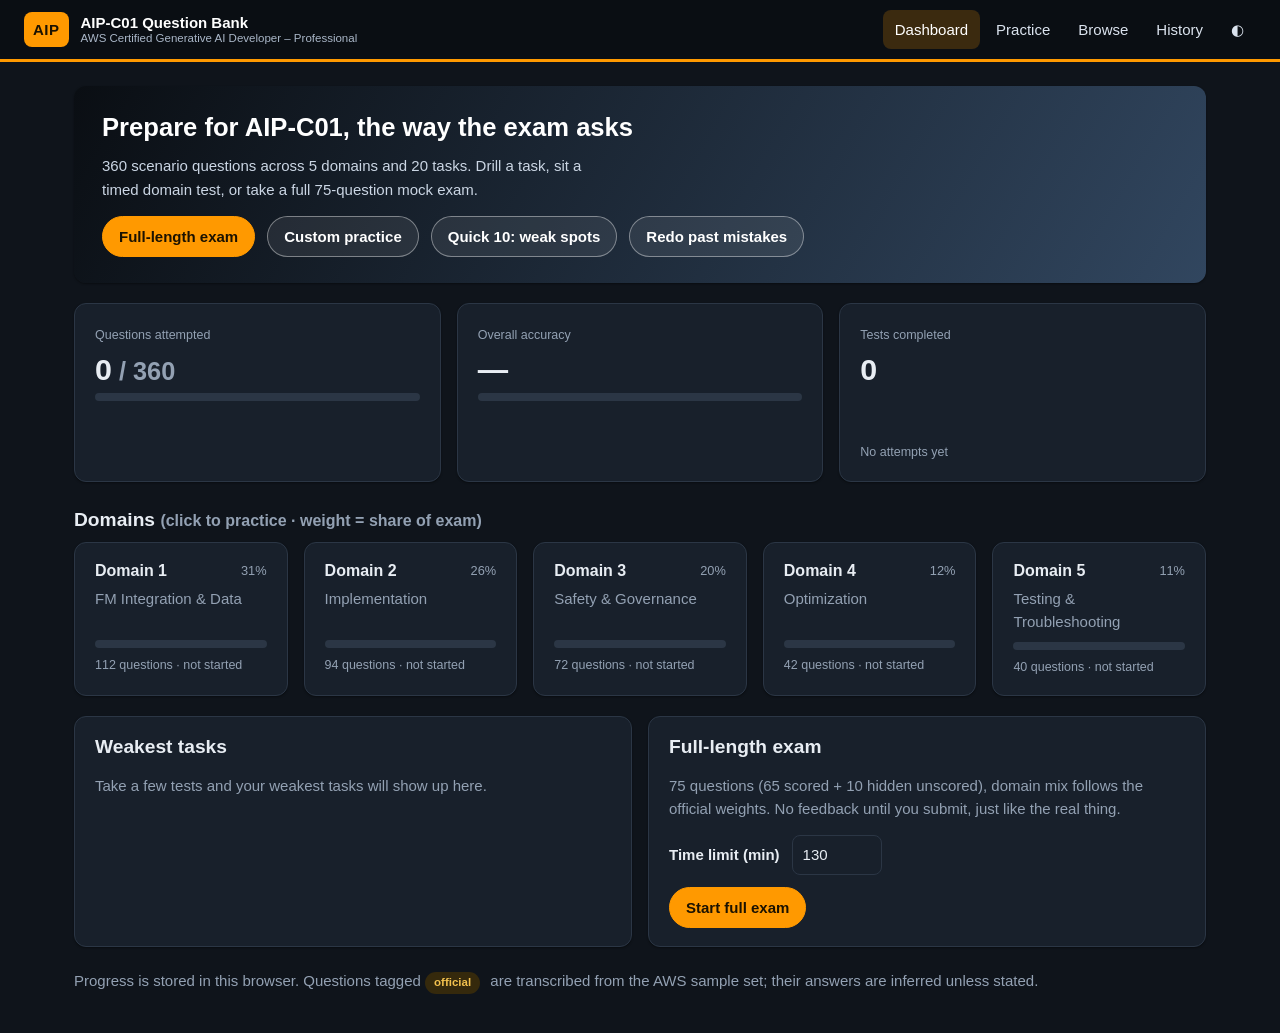
<file: docs/question-bank/index.html>
<!doctype html>
<html lang="en" data-theme="dark">
<head>
<meta charset="utf-8">
<meta name="viewport" content="width=device-width, initial-scale=1">
<title>AIP-C01 Question Bank</title>
<link rel="stylesheet" href="style.css">
</head>
<body>
<header class="topbar" id="topbar">
  <div class="brand" data-act="go" data-view="home">
    <span class="logo">AIP</span>
    <span class="brand-text"><b>AIP-C01 Question Bank</b><small>AWS Certified Generative AI Developer – Professional</small></span>
  </div>
  <nav class="topnav" id="topnav">
    <button data-act="go" data-view="home">Dashboard</button>
    <button data-act="go" data-view="setup">Practice</button>
    <button data-act="go" data-view="browse">Browse</button>
    <button data-act="go" data-view="history">History</button>
    <button data-act="theme" title="Toggle dark / light">◐</button>
  </nav>
</header>
<main id="app"></main>
<div id="modal" class="modal hidden"></div>

<script src="data/d1.js"></script>
<script src="data/d2.js"></script>
<script src="data/d3.js"></script>
<script src="data/d4.js"></script>
<script src="data/d5.js"></script>
<script src="data/d1b.js"></script>
<script src="data/d2b.js"></script>
<script src="data/d3b.js"></script>
<script src="data/d4b.js"></script>
<script src="data/d5b.js"></script>
<script src="data/n1a.js"></script>
<script src="data/n1b.js"></script>
<script src="data/n2a.js"></script>
<script src="data/n2b.js"></script>
<script src="data/n3.js"></script>
<script src="data/n4.js"></script>
<script src="data/n5.js"></script>
<script src="app.js"></script>
</body>
</html>
</file>
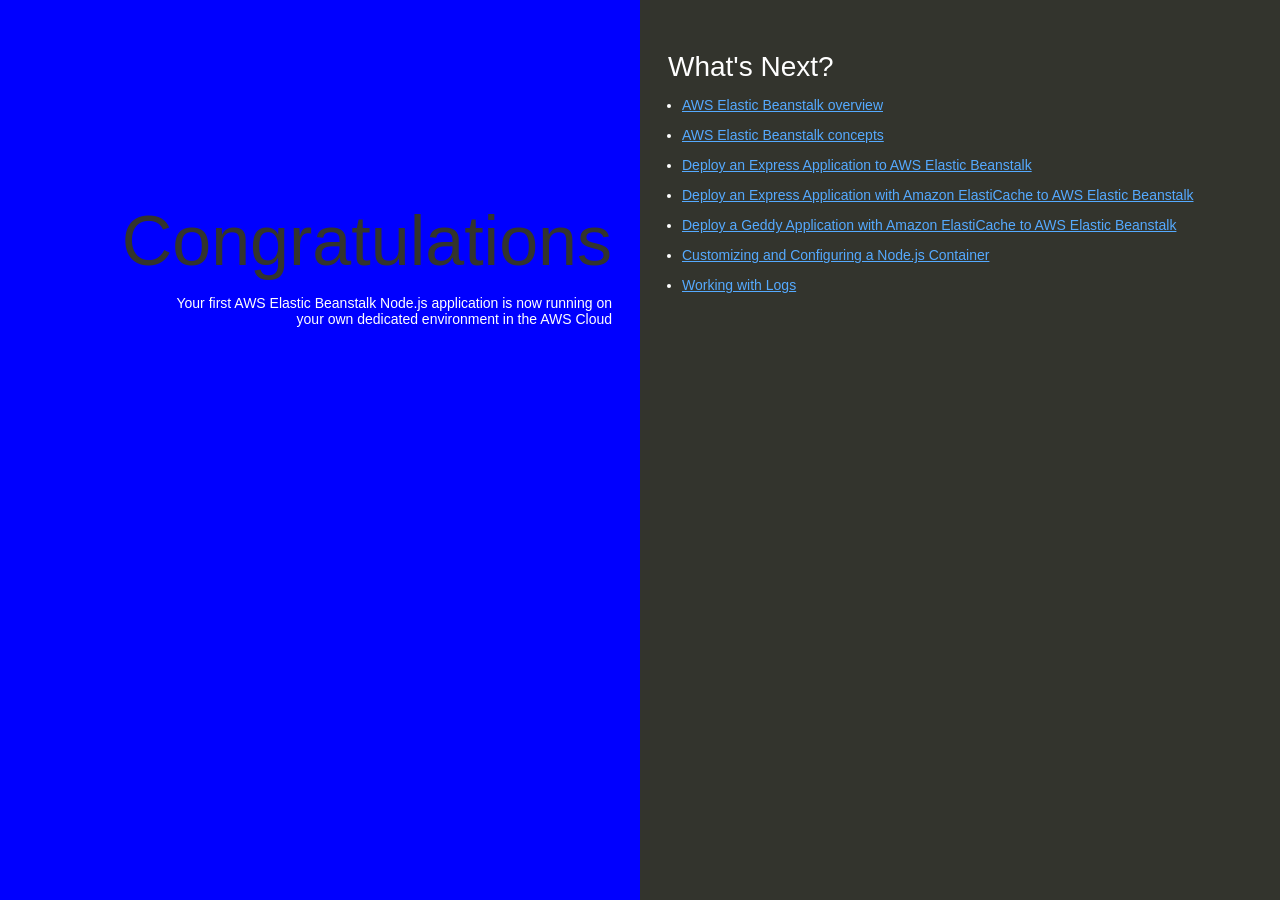
<file: docs/udemy_materials/FrankKane/source_codes/aws-cicd/nodejs-v2-blue/index.html>
<!DOCTYPE html>
<html>
  <head>
    <title>Elastic Beanstalk</title>
    <style>
      body {
        color: #ffffff;
        font-family: Arial, sans-serif;
        font-size:14px;
        -moz-transition-property: text-shadow;
        -moz-transition-duration: 4s;
        -webkit-transition-property: text-shadow;
        -webkit-transition-duration: 4s;
        text-shadow: none;
      }
      body.blurry {
        -moz-transition-property: text-shadow;
        -moz-transition-duration: 4s;
        -webkit-transition-property: text-shadow;
        -webkit-transition-duration: 4s;
        text-shadow: #fff 0px 0px 25px;
      }
      a {
        color: #55aaff;
      }
      .textColumn, .linksColumn {
        padding: 2em;
      }
      .textColumn {
        position: absolute;
        top: 0px;
        right: 50%;
        bottom: 0px;
        left: 0px;

        text-align: right;
        padding-top: 11em;
        background-color: blue;

      }
      .textColumn p {
        width: 75%;
        float:right;
      }
      .linksColumn {
        position: absolute;
        top:0px;
        right: 0px;
        bottom: 0px;
        left: 50%;

        background-color: #33342D;
      }

      h1 {
        color: #33342D;
        font-size: 500%;
        font-weight: normal;
        margin-bottom: 0em;
      }
      h2 {
        font-size: 200%;
        font-weight: normal;
        margin-bottom: 0em;
      }
      ul {
        padding-left: 1em;
        margin: 0px;
      }
      li {
        margin: 1em 0em;
      }
    </style>
  </head>
  <body>
    <div class="textColumn">
      <h1>Congratulations</h1>
      <p>Your first AWS Elastic Beanstalk Node.js application is now running on your own dedicated environment in the AWS Cloud</p>
    </div>
    <div class="linksColumn">
      <h2>What's Next?</h2>
      <ul>
        <li><a href="http://docs.aws.amazon.com/elasticbeanstalk/latest/dg/Welcome.html">AWS Elastic Beanstalk overview</a></li>
        <li><a href="http://docs.aws.amazon.com/elasticbeanstalk/latest/dg/concepts.html">AWS Elastic Beanstalk concepts</a></li>
        <li><a href="http://docs.aws.amazon.com/elasticbeanstalk/latest/dg/create_deploy_nodejs_express.html">Deploy an Express Application to AWS Elastic Beanstalk</a></li>
        <li><a href="http://docs.aws.amazon.com/elasticbeanstalk/latest/dg/create_deploy_nodejs_express_elasticache.html">Deploy an Express Application with Amazon ElastiCache to AWS Elastic Beanstalk</a></li>
        <li><a href="http://docs.aws.amazon.com/elasticbeanstalk/latest/dg/create_deploy_nodejs_geddy_elasticache.html">Deploy a Geddy Application with Amazon ElastiCache to AWS Elastic Beanstalk </a></li>
        <li><a href="http://docs.aws.amazon.com/elasticbeanstalk/latest/dg/create_deploy_nodejs_custom_container.html">Customizing and Configuring a Node.js Container </a></li>
        <li><a href="http://docs.aws.amazon.com/elasticbeanstalk/latest/dg/using-features.loggingS3.title.html">Working with Logs</a></li>
      </ul>
    </div>
  </body>
</html>
</file>
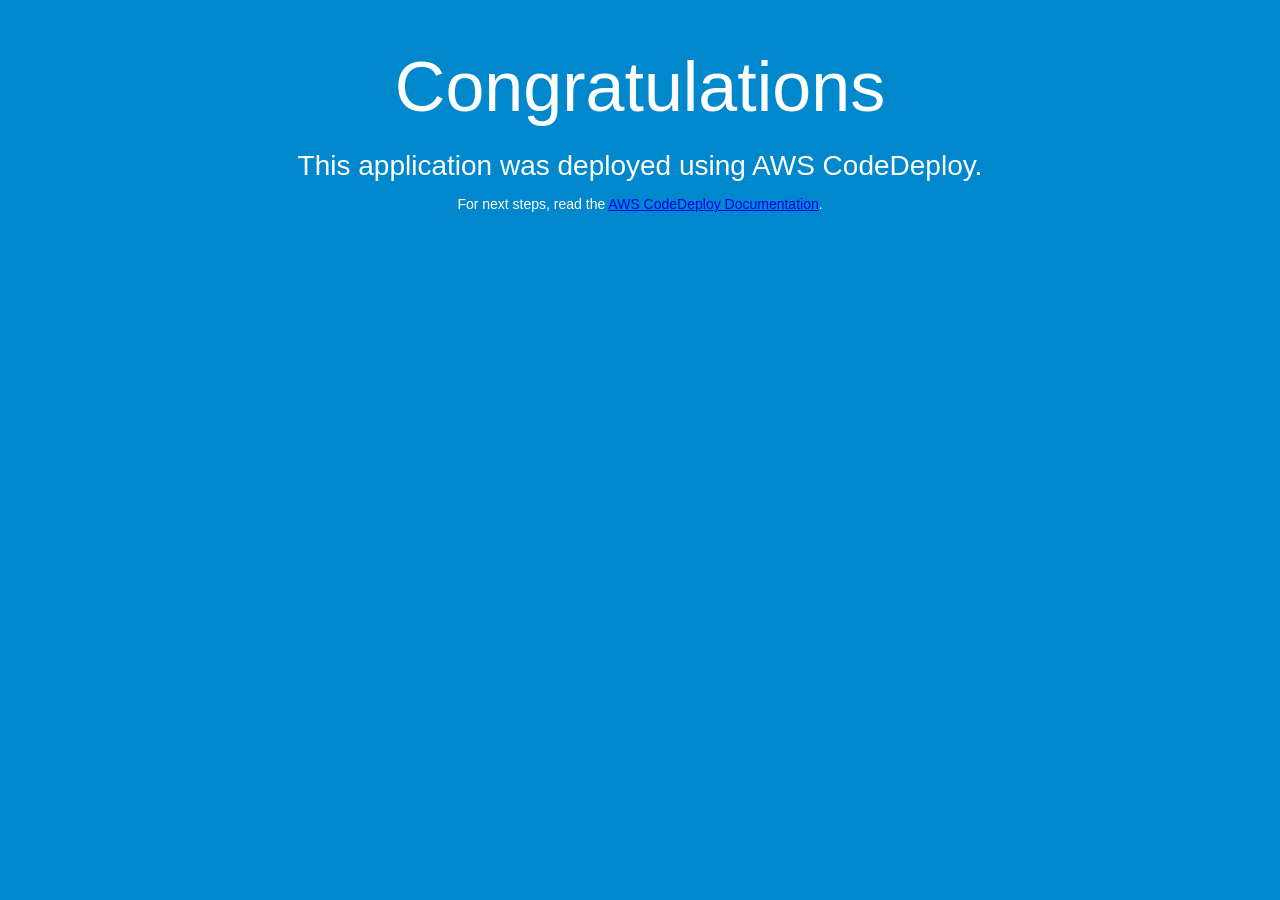
<file: docs/udemy_materials/FrankKane/source_codes/aws-cicd/codedeploy/SampleApp_Linux/index.html>
<!DOCTYPE html>
<html>
<head>
  <meta charset="utf-8">
  <title>Sample Deployment</title>
  <style>
    body {
      color: #ffffff;
      background-color: #0188cc;
      font-family: Arial, sans-serif;
      font-size: 14px;
    }
    
    h1 {
      font-size: 500%;
      font-weight: normal;
      margin-bottom: 0;
    }
    
    h2 {
      font-size: 200%;
      font-weight: normal;
      margin-bottom: 0;
    }
  </style>
</head>
<body>
  <div align="center">
    <h1>Congratulations</h1>
    <h2>This application was deployed using AWS CodeDeploy.</h2>
    <p>For next steps, read the <a href="http://aws.amazon.com/documentation/codedeploy">AWS CodeDeploy Documentation</a>.</p>
  </div>
</body>
</html>
</file>
<file: docs/question-bank/style.css>
:root{
  --bg:#f3f5f9; --card:#fff; --ink:#16191f; --muted:#5f6b7a; --line:#d5dbe3;
  --nav:#232f3e; --nav-ink:#fff; --accent:#ff9900; --accent-ink:#1b1200;
  --blue:#0972d3; --blue-soft:#e8f2fc; --ok:#037f0c; --ok-soft:#e6f6e8;
  --bad:#d91515; --bad-soft:#fdeaea; --warn:#8d6605; --warn-soft:#fff4d6;
  --shadow:0 1px 2px rgba(0,0,0,.06),0 4px 14px rgba(20,30,50,.06);
  --radius:12px;
}
[data-theme="dark"]{
  --bg:#0f141b; --card:#18202b; --ink:#e8edf3; --muted:#93a1b3; --line:#2b3645;
  --nav:#0a0e13; --blue:#4aa3ff; --blue-soft:#14283f; --ok:#4cd964; --ok-soft:#12301a;
  --bad:#ff6b6b; --bad-soft:#3a1a1a; --warn:#f2c14e; --warn-soft:#35290c;
  --shadow:0 1px 2px rgba(0,0,0,.4);
}
*{box-sizing:border-box}
html,body{margin:0}
body{background:var(--bg);color:var(--ink);font:15px/1.55 -apple-system,"Segoe UI",Roboto,"Amazon Ember",Helvetica,Arial,sans-serif}
h1,h2,h3{margin:0 0 .4em;line-height:1.25}
h1{font-size:1.6rem} h2{font-size:1.2rem} h3{font-size:1rem}
small,.muted{color:var(--muted)}
button{font:inherit;cursor:pointer}
code{background:var(--blue-soft);padding:1px 5px;border-radius:4px;font-size:.9em}
pre.code{background:#0b1017;color:#d6e2f0;border:1px solid var(--line);border-left:3px solid var(--accent);border-radius:8px;padding:12px 14px;margin:10px 0;overflow-x:auto;font:13px/1.5 ui-monospace,SFMono-Regular,Menlo,Consolas,monospace;white-space:pre}

/* top bar */
.topbar{background:var(--nav);color:var(--nav-ink);display:flex;align-items:center;justify-content:space-between;padding:10px 24px;position:sticky;top:0;z-index:20;border-bottom:3px solid var(--accent)}
.brand{display:flex;align-items:center;gap:12px;cursor:pointer}
.logo{background:var(--accent);color:var(--accent-ink);font-weight:800;border-radius:8px;padding:6px 9px;letter-spacing:.5px}
.brand-text{display:flex;flex-direction:column;line-height:1.2}
.brand-text small{color:#aab7c8;font-size:.72rem}
.topnav{display:flex;gap:4px}
.topnav button{background:none;border:0;color:#dbe3ee;padding:8px 12px;border-radius:8px}
.topnav button:hover{background:rgba(255,255,255,.1)}
.topnav button.active{background:rgba(255,153,0,.2);color:#fff}
.topbar.exam-mode .topnav{display:none}

main{max-width:1180px;margin:0 auto;padding:24px}
.grid{display:grid;gap:16px}
.cols-2{grid-template-columns:repeat(auto-fit,minmax(340px,1fr))}
.cols-3{grid-template-columns:repeat(auto-fit,minmax(250px,1fr))}
.cols-5{grid-template-columns:repeat(auto-fit,minmax(200px,1fr))}
.card{background:var(--card);border:1px solid var(--line);border-radius:var(--radius);padding:18px 20px;box-shadow:var(--shadow)}
.card.clickable{cursor:pointer;transition:transform .12s,border-color .12s}
.card.clickable:hover{transform:translateY(-2px);border-color:var(--accent)}
.row{display:flex;align-items:center;gap:12px;flex-wrap:wrap}
.spread{justify-content:space-between}
.hidden{display:none!important}

/* buttons */
.btn{border:1px solid var(--blue);background:var(--card);color:var(--blue);padding:8px 16px;border-radius:999px;font-weight:600}
.btn:hover{background:var(--blue-soft)}
.btn.primary{background:var(--accent);border-color:var(--accent);color:var(--accent-ink)}
.btn.primary:hover{filter:brightness(1.07)}
.btn.danger{border-color:var(--bad);color:var(--bad)}
.btn:disabled{opacity:.45;cursor:not-allowed}
.btn.small{padding:4px 12px;font-size:.85rem}

/* hero & stats */
.hero{background:linear-gradient(120deg,var(--nav),#31465f);color:#fff;border-radius:var(--radius);padding:26px 28px;margin-bottom:20px;box-shadow:var(--shadow)}
.hero p{color:#cbd6e4;margin:.2em 0 1em;max-width:62ch}
.hero .btn{background:rgba(255,255,255,.08);color:#fff;border-color:rgba(255,255,255,.4)}
.hero .btn.primary{background:var(--accent);color:var(--accent-ink);border-color:var(--accent)}
.stat{font-size:1.9rem;font-weight:700}
.bar{height:8px;background:var(--line);border-radius:99px;overflow:hidden}
.bar>i{display:block;height:100%;background:var(--blue);border-radius:99px}
.bar.ok>i{background:var(--ok)} .bar.bad>i{background:var(--bad)} .bar.warn>i{background:#e0a100}
.chip{display:inline-block;font-size:.72rem;font-weight:600;padding:2px 9px;border-radius:99px;background:var(--blue-soft);color:var(--blue);margin-right:6px}
.chip.official{background:var(--warn-soft);color:var(--warn)}
.chip.easy{background:var(--ok-soft);color:var(--ok)}
.chip.hard{background:var(--bad-soft);color:var(--bad)}
.banner{background:var(--warn-soft);border:1px solid var(--accent);border-radius:var(--radius);padding:14px 18px;margin-bottom:18px}
.section-title{margin:26px 0 10px}
.weight{float:right;color:var(--muted);font-size:.8rem}

/* setup */
.setup-grid{display:grid;grid-template-columns:1.2fr 1fr;gap:18px}
@media(max-width:860px){.setup-grid{grid-template-columns:1fr}}
.tree .dom{border-bottom:1px solid var(--line);padding:8px 0}
.tree label{display:flex;gap:8px;align-items:flex-start;cursor:pointer;padding:3px 0}
.tree .tasks{margin-left:26px}
.tree .cnt{margin-left:auto;color:var(--muted);font-size:.8rem;white-space:nowrap}
.field{margin:12px 0}
.field>label{display:block;font-weight:600;margin-bottom:4px}
input[type=number],input[type=text],select,textarea{font:inherit;background:var(--card);color:var(--ink);border:1px solid var(--line);border-radius:8px;padding:7px 10px;width:100%}
.seg{display:inline-flex;border:1px solid var(--line);border-radius:999px;overflow:hidden}
.seg button{background:var(--card);color:var(--ink);border:0;padding:7px 16px}
.seg button.on{background:var(--blue);color:#fff}
.opts label{display:inline-flex;gap:6px;align-items:center;margin-right:14px}

/* exam header / test */
.exam-head{background:var(--card);border:1px solid var(--line);border-radius:var(--radius);padding:10px 18px;display:flex;align-items:center;justify-content:space-between;gap:12px;margin-bottom:14px;position:sticky;top:62px;z-index:10;box-shadow:var(--shadow)}
.timer{font-variant-numeric:tabular-nums;font-weight:700;font-size:1.15rem;padding:4px 12px;border-radius:99px;background:var(--blue-soft);color:var(--blue)}
.timer.low{background:var(--bad-soft);color:var(--bad);animation:pulse 1s infinite}
@keyframes pulse{50%{opacity:.55}}
.test-layout{display:grid;grid-template-columns:1fr 250px;gap:16px;align-items:start}
@media(max-width:900px){.test-layout{grid-template-columns:1fr}}
.qcard{padding:24px 28px}
.qmeta{display:flex;justify-content:space-between;align-items:center;margin-bottom:12px;color:var(--muted);font-size:.9rem}
.stem{font-size:1.04rem;white-space:pre-wrap;margin-bottom:6px}
.pick-n{font-weight:700;margin:4px 0 14px}
.choice{display:flex;gap:12px;align-items:flex-start;border:1.5px solid var(--line);border-radius:12px;padding:12px 16px;margin:10px 0;cursor:pointer;background:var(--card);transition:border-color .1s,background .1s}
.choice:hover{border-color:var(--blue)}
.choice .mark{flex:none;width:20px;height:20px;border:2px solid var(--muted);margin-top:2px;display:grid;place-items:center;font-size:12px;color:transparent}
.choice.radio .mark{border-radius:50%}
.choice.check .mark{border-radius:5px}
.choice.sel{border-color:var(--blue);background:var(--blue-soft)}
.choice.sel .mark{border-color:var(--blue);background:var(--blue);color:#fff}
.choice.locked{cursor:default}
.choice.correct{border-color:var(--ok);background:var(--ok-soft)}
.choice.correct .mark{border-color:var(--ok);background:var(--ok);color:#fff}
.choice.wrong{border-color:var(--bad);background:var(--bad-soft)}
.choice.wrong .mark{border-color:var(--bad);background:var(--bad);color:#fff}
.choice .why{display:block;margin-top:6px;font-size:.88rem;color:var(--muted)}
.choice .letter{font-weight:700;margin-right:6px}
.feedback{border-radius:12px;padding:14px 18px;margin-top:16px;border:1px solid var(--line)}
.feedback.ok{background:var(--ok-soft);border-color:var(--ok)}
.feedback.bad{background:var(--bad-soft);border-color:var(--bad)}
.feedback h3{margin-bottom:6px}
.feedback .svc{margin-top:8px}
.qfoot{display:flex;justify-content:space-between;gap:10px;margin-top:22px;flex-wrap:wrap}
.qfoot .grp{display:flex;gap:10px;flex-wrap:wrap}
details.note{margin-top:14px}
details.note summary{cursor:pointer;color:var(--blue);font-weight:600}
.navgrid{display:grid;grid-template-columns:repeat(5,1fr);gap:6px}
.nv{border:1px solid var(--line);background:var(--card);color:var(--ink);border-radius:8px;padding:6px 0;font-size:.85rem;position:relative}
.nv.ans{background:var(--blue-soft);border-color:var(--blue)}
.nv.cur{outline:2px solid var(--accent)}
.nv.fl::after{content:"⚑";position:absolute;top:-6px;right:-3px;color:var(--bad);font-size:.8rem}
.nv.ok{background:var(--ok-soft);border-color:var(--ok)}
.nv.no{background:var(--bad-soft);border-color:var(--bad)}
.legend{font-size:.75rem;color:var(--muted);margin-top:10px;line-height:1.8}
.star{background:none;border:0;font-size:1.25rem;color:var(--muted)}
.star.on{color:#e0a100}

/* tables */
table{width:100%;border-collapse:collapse}
th,td{text-align:left;padding:8px 10px;border-bottom:1px solid var(--line);vertical-align:top}
th{font-size:.8rem;text-transform:uppercase;letter-spacing:.04em;color:var(--muted)}
tr.click{cursor:pointer} tr.click:hover{background:var(--blue-soft)}

/* results */
.score-ring{width:150px;height:150px;border-radius:50%;display:grid;place-items:center;font-weight:800;font-size:1.9rem;background:conic-gradient(var(--c) calc(var(--p)*1%),var(--line) 0)}
.score-ring span{background:var(--card);width:116px;height:116px;border-radius:50%;display:grid;place-items:center}
.pass{color:var(--ok)} .fail{color:var(--bad)}
.filters{display:flex;gap:10px;flex-wrap:wrap;margin:12px 0}
.filters input,.filters select{width:auto;min-width:150px}
.rev-q{margin:14px 0}
.rev-q summary{cursor:pointer;display:flex;gap:10px;align-items:flex-start}
.rev-q .qs{flex:1}
.dot{width:12px;height:12px;border-radius:50%;margin-top:6px;flex:none}
.dot.ok{background:var(--ok)} .dot.no{background:var(--bad)} .dot.skip{background:var(--muted)}
.spark{display:flex;align-items:flex-end;gap:4px;height:70px}
.spark i{flex:1;background:var(--blue);border-radius:3px 3px 0 0;min-width:6px;opacity:.85}
.spark i.p{background:var(--ok)}

/* modal */
.modal{position:fixed;inset:0;background:rgba(0,0,0,.5);display:grid;place-items:center;z-index:50}
.modal .box{background:var(--card);border-radius:var(--radius);padding:24px;max-width:480px;width:92%;box-shadow:0 12px 40px rgba(0,0,0,.35)}
.modal .box .row{justify-content:flex-end;margin-top:16px}
</file>
